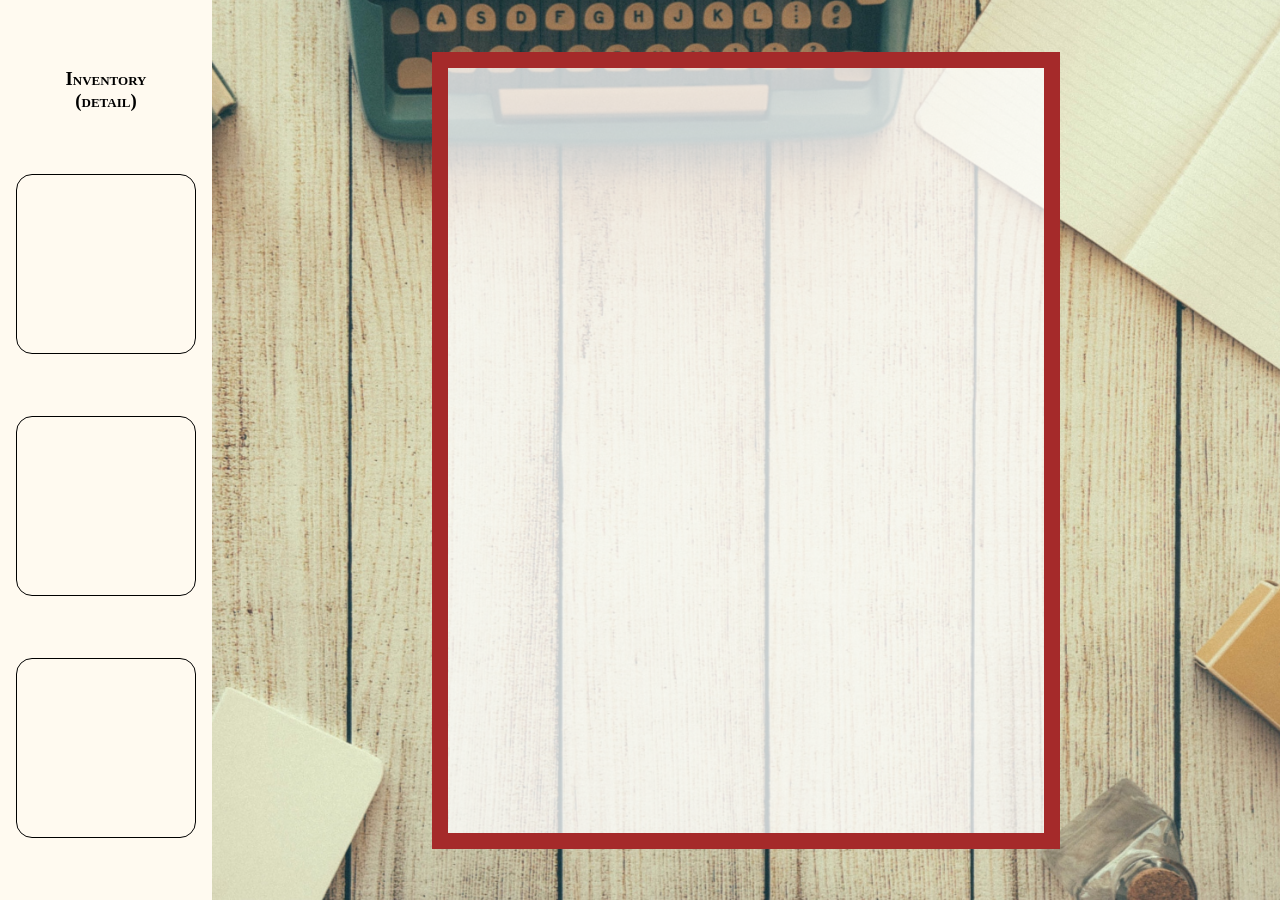
<file: jewelry-store-mystery/2 R-U (Jewelry Store Mystery)/desk.html>
<!DOCTYPE html>
<html>
<head>
<title>Office Desk</title>
<link rel="stylesheet" href="styles/shared.css">
<link rel="stylesheet" href="styles/desk.css">
</head>
<body>

<iframe class="inventory" src="inventory.html#detail"></iframe>

<main>

<div class="frame">

</div>

</main>

</body>
</html>
</file>
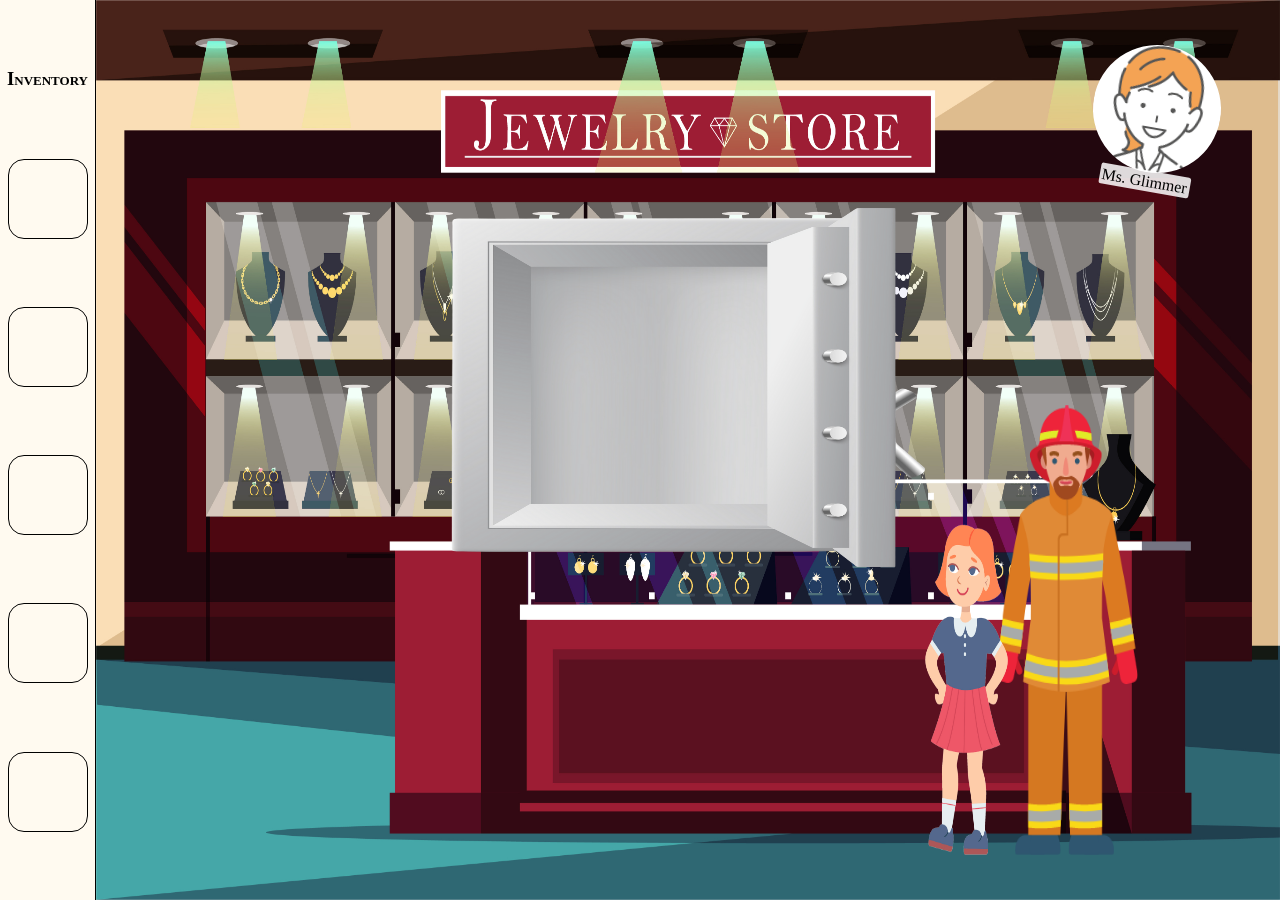
<file: jewelry-store-mystery/2 R-U (Jewelry Store Mystery)/final.html>
<!DOCTYPE html>
<html lang="en">
<head>
<meta charset="utf-8">
<title>Jewelry Store</title>
<link rel="stylesheet" href="styles/shared.css">
<link rel="stylesheet" href="styles/store.css">
<link rel="stylesheet" href="styles/final.css">
</head>
<body>

<iframe class="inventory" src="inventory.html"></iframe>

<main>

<img id="firefighter" src="images/firefighter.png">
<img id="child" src="images/girl.png">

<div class="safe">


</div>

<div id="glimmer"
title="Thank you for
cracking the case!"></div>

</main>

</body>
</html>
</file>
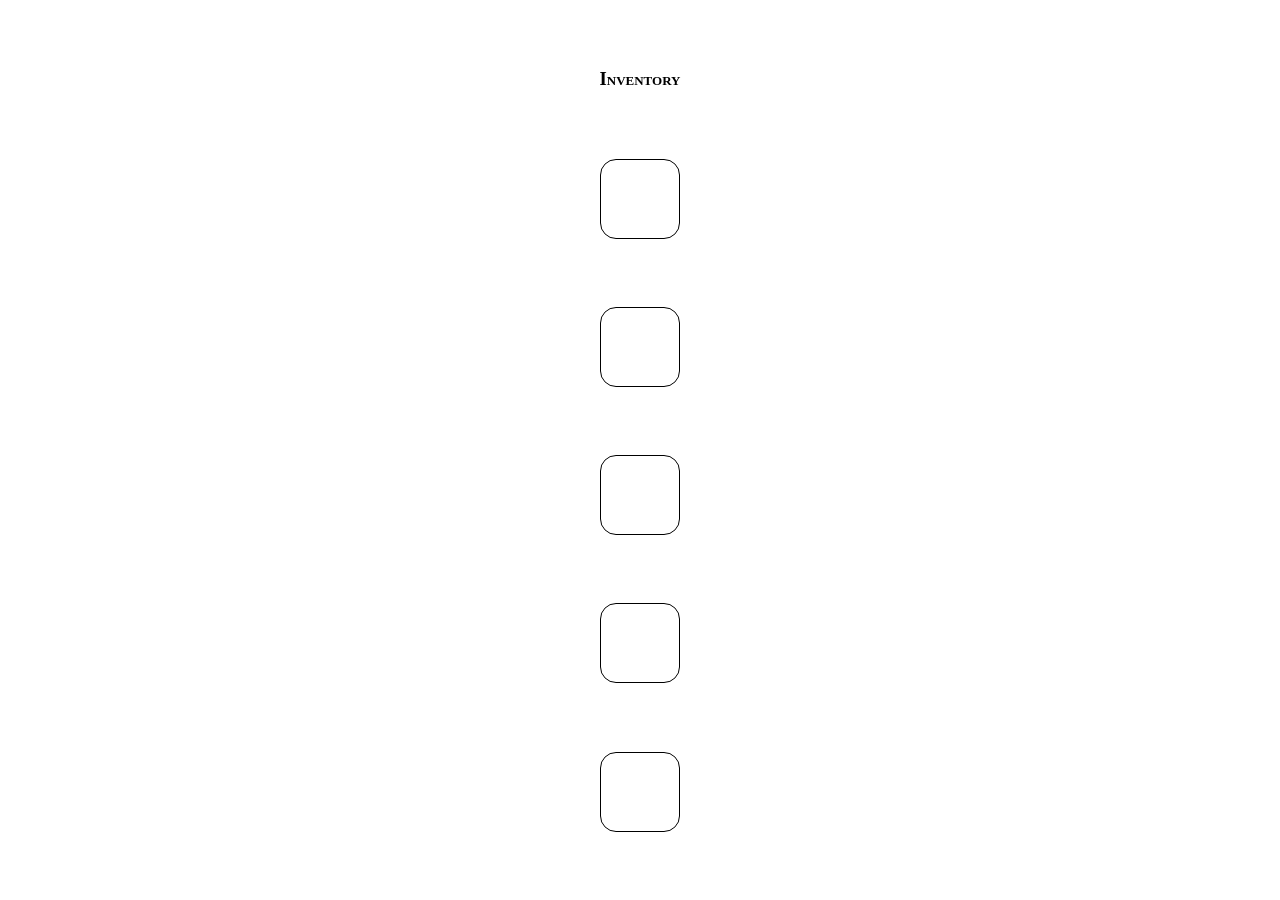
<file: jewelry-store-mystery/2 R-U (Jewelry Store Mystery)/inventory.html>
<!DOCTYPE html>
<html lang="en">
<head>
<meta charset="utf-8">
<title>Inventory</title>
<link rel="stylesheet" href="styles/shared.css">
<link rel="stylesheet" href="styles/inventory.css">
<base target="_parent">
</head>
<body>

<div id="detail">
<div id="items">

<h3 id="title">Inventory</h3>

<ul>
<li>

</li>
<li>

</li>
<li>

</li>
<li>

</li>
<li>

</li>
</ul>

</div>
</div>

</body>
</html>
</file>
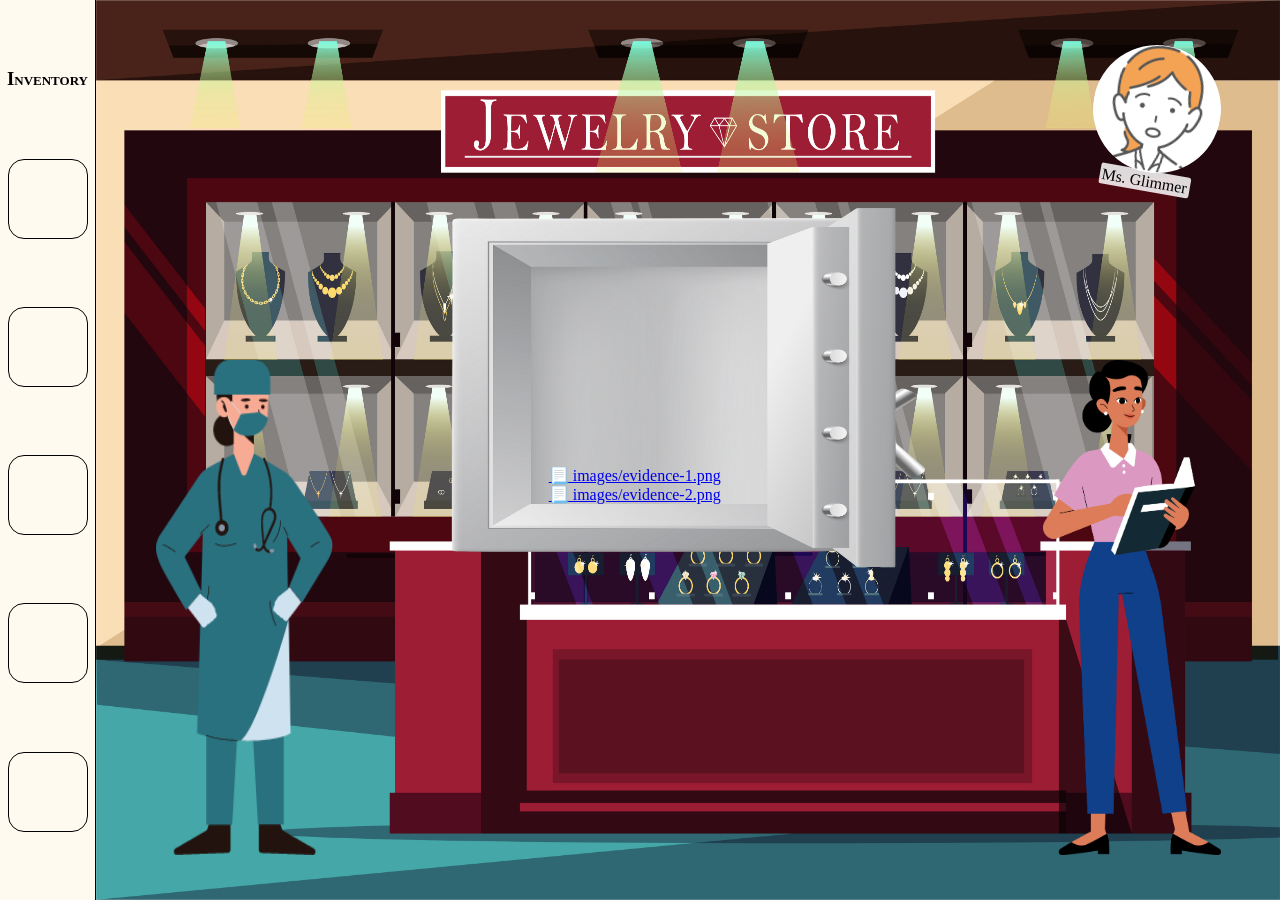
<file: jewelry-store-mystery/2 R-U (Jewelry Store Mystery)/jewelry store.html>
<!DOCTYPE html>
<html lang="en">
<head>
<meta charset="utf-8">
<title>Jewelry Store</title>
<link rel="stylesheet" href="styles/shared.css">
<link rel="stylesheet" href="styles/store.css">
</head>
<body>

<iframe class="inventory" src="inventory.html"></iframe>

<main>

<img id="doctor" src="images/doctor.png"
title="I came to get my ring,
but I'm needed back at the hospital.">

<img id="teacher" src="images/teacher.png"
title="I'm Connie. I teach math,
and I'm missing my lunch period.
I need a snack!">

<div class="safe">

<a href="images/evidence-1.png"></a>
<a href="images/evidence-2.png"></a>

</div>

<div id="glimmer" title="The safe is empty!
Only scraps of paper are left!"></div>

</main>

</body>
</html>
</file>
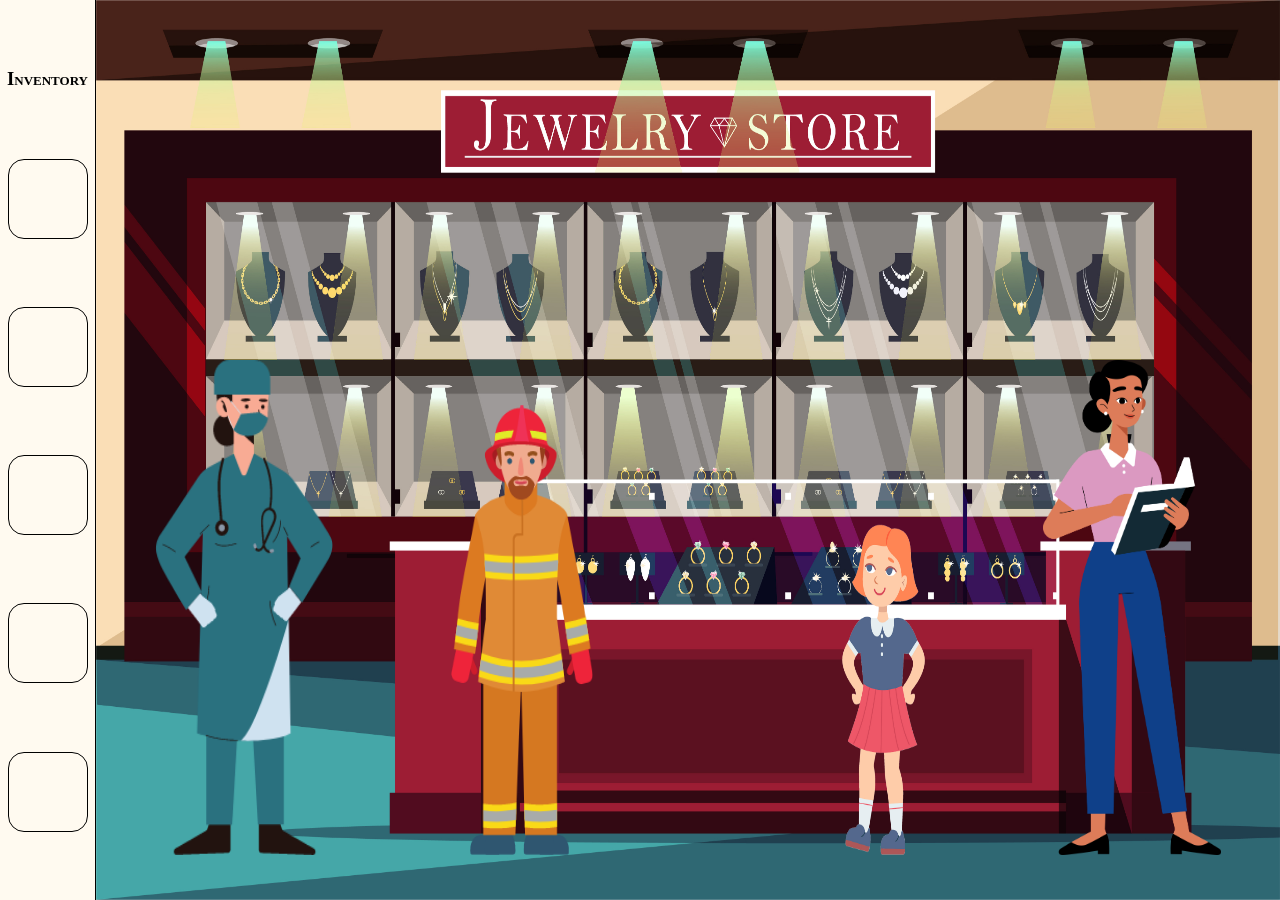
<file: jewelry-store-mystery/2 R-U (Jewelry Store Mystery)/lineup.html>
<!DOCTYPE html>
<html>
<head>
<title>Make Your Pick</title>
<link rel="stylesheet" href="styles/shared.css">
<link rel="stylesheet" href="styles/lineup.css">
</head>
<body>

<iframe class="inventory" src="inventory.html"></iframe>

<main>

<img id="doctor" src="images/doctor.png" class="suspect">
<img id="teacher" src="images/teacher.png">
<img id="firefighter" src="images/firefighter.png">
<img id="child" src="images/girl.png">

</main>

</body>
</html>
</file>
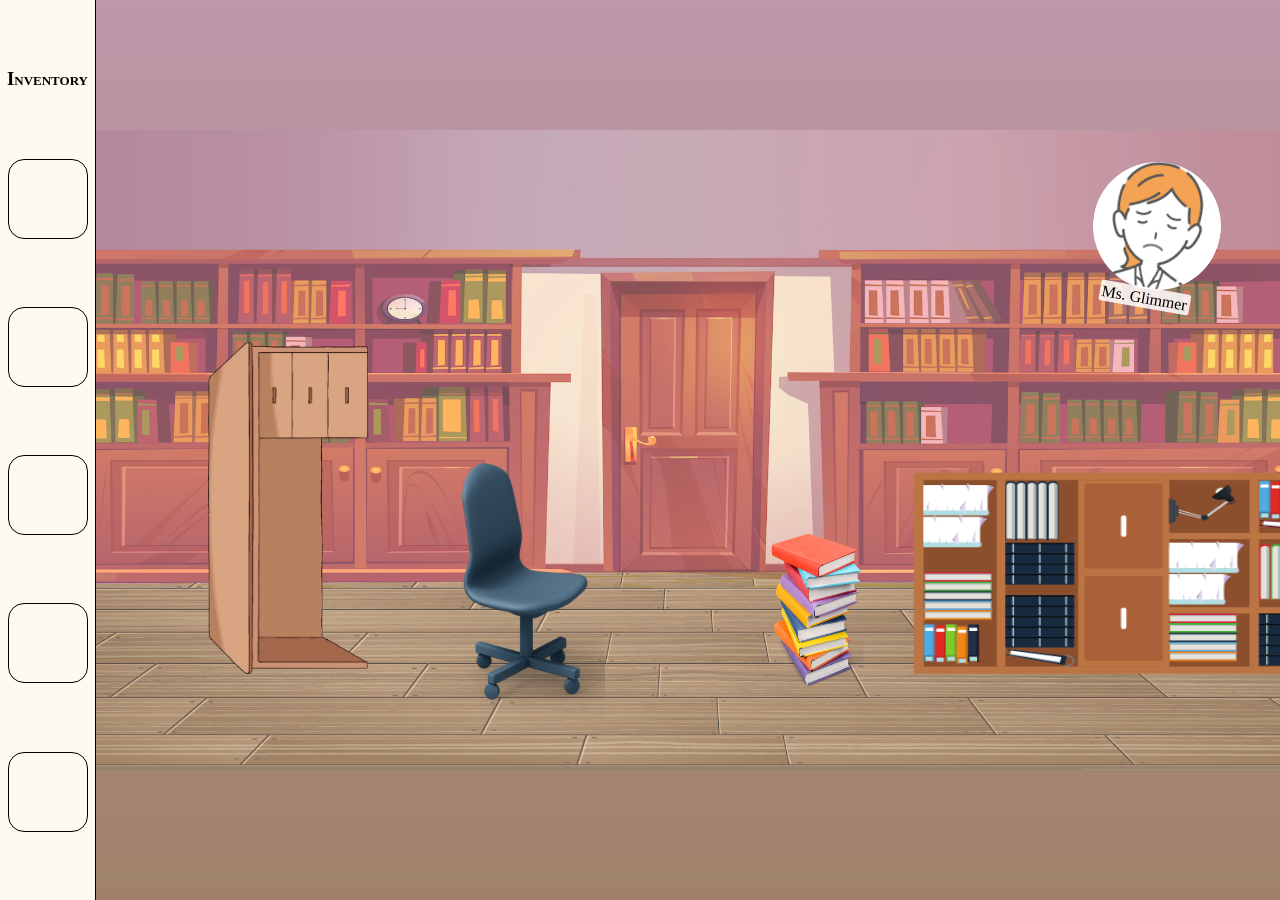
<file: jewelry-store-mystery/2 R-U (Jewelry Store Mystery)/office.html>
<!DOCTYPE html>
<html>
<head>
<title>Office</title>
<link rel="stylesheet" href="styles/shared.css">
<link rel="stylesheet" href="styles/office.css">
</head>
<body style="background-image: linear-gradient(#bd98aa, #9f8269);">

<iframe class="inventory" src="inventory.html"></iframe>

<main>

<embed id="child" src="images/girl.png"
title="I'm Mary. I was shopping with my dad, but I got bored waiting and decided to look for some snacks. Now I can’t find him. Can you help me? He’s a firefighter and his name is Frank.">
<embed hidden id="firefighter" src="images/firefighter.png"
title="Thank you for helping find my daughter!
Mary, don't run off again. Wait, where is the bow you had in your hair earlier?">

<img id="desk" src="images/desk.png">
<img id="office-chair" src="images/office chair.png">
<img id="books" src="images/stack of books.png">
<img id="bookshelf" src="images/bookshelf.png">
<img src="images/evidence-3.png">
<img src="images/evidence-4.png">

<div id="glimmer" title="When I came in this morning,
I found the office like this!"></div>

</main>

</body>
</html>
</file>
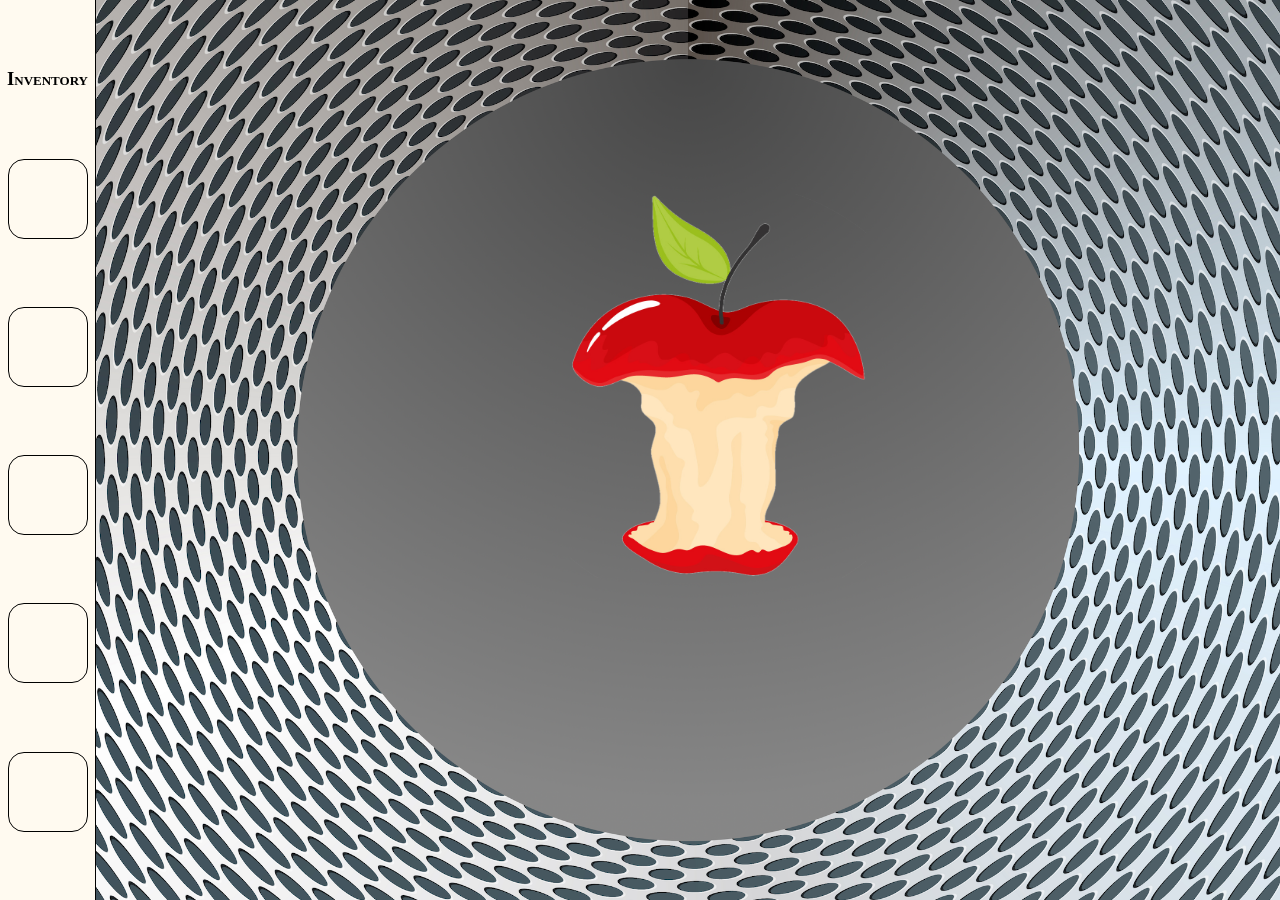
<file: jewelry-store-mystery/2 R-U (Jewelry Store Mystery)/trash.html>
<!DOCTYPE html>
<html>
<head>
<title>Office</title>
<link rel="stylesheet" href="styles/shared.css">
<link rel="stylesheet" href="styles/trash.css">
</head>
<body>

<iframe class="inventory" src="inventory.html"></iframe>

<main>
<img id="apple" src="images/apple.png">
</main>

</body>
</html>
</file>
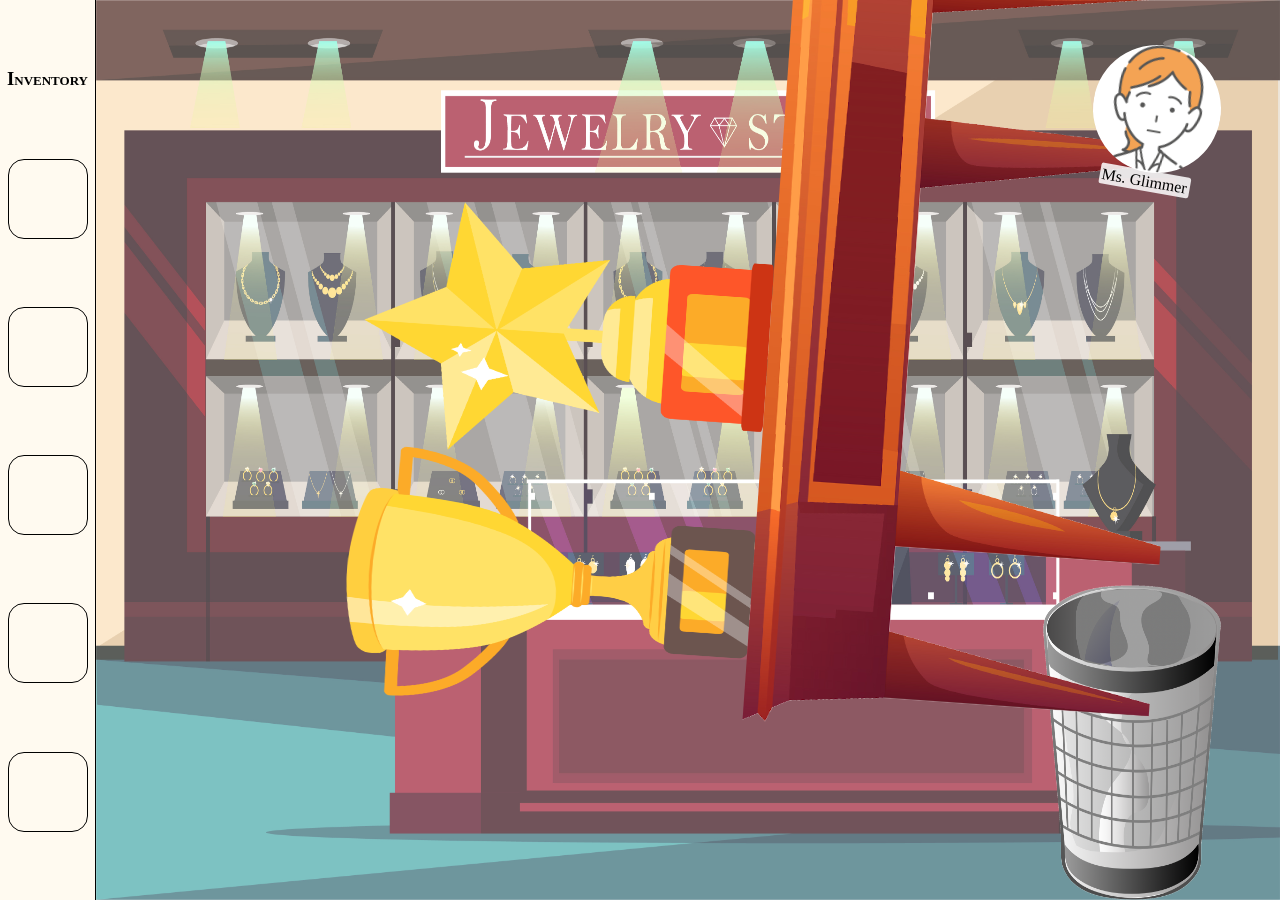
<file: jewelry-store-mystery/2 R-U (Jewelry Store Mystery)/trophies.html>
<!DOCTYPE html>
<html>
<head>
<title>Trophy Room</title>
<link rel="stylesheet" href="styles/shared.css">
<link rel="stylesheet" href="styles/trophies.css">
</head>
<body>

<iframe class="inventory" src="inventory.html"></iframe>

<main>

<a href="trash.html">
<img id="trash" src="images/trash.png">
</a>

<div id="trophy-table">

<div id="table-top">
<img src="images/evidence-5.png">
<div id="trophy-left"></div>
<div id="trophy-right"></div>
</div>

<img id="desk" src="images/table.png">

</div>

<div id="glimmer" title="Our award table
is in disarray!"></div>

</main>

</body>
</html>
</file>
<file: jewelry-store-mystery/2 R-U (Jewelry Store Mystery)/styles/shared.css>
body {
margin: 0;
height: 100vh;
}

.inventory
{
	background-color: floralwhite;
	position: fixed;
	top: 0;
	left: 0;
	width: 6em;
	height: 100%;
	border: none;
	border-right: 1px solid black;
	box-sizing: border-box;
	z-index: 1;
}

main{
    background-size: 100% 100%;
    /*min-height: 100vh;*/
    position: absolute;
    right: 0;
    height: 100%;
    width: calc(100% - 6em);
overflow: hidden;
}

#glimmer {
position: absolute;
top: 5%;
right: 5%;
text-align: center;
background-image: url(../images/glimmer.png);
width: 8em;
height: 8em;
border-radius: 50%;
    background-size: contain;
    background-repeat: no-repeat;
    background-position: center;
    background-color: white;
transform: rotate(10deg);
}

#glimmer:after {
position: relative;
top: 100%;
content: 'Ms. Glimmer';
background-color: rgba(100%, 100%, 100%, 85%);
padding: 0.15em;
border-radius: 0.15em;
}

main {
    --wu: calc(2vh + min(0px, calc(1vw - 0.06em - 2vh))); /* width unit */
    --hu: calc(0.5 * var(--wu)); /* height unit */
	--vm: calc(50vh - var(--hu) * 50); /* vertical margin */
	--hm: calc(50vw - 3em - var(--wu) * 50); /* horizontal margin */
/* old:
min(0px, calc(50vw - 3em - 100vh))
calc(50vw - 3em - 100vh); */ 
}

@media (max-aspect-ratio: 2/1) {
main {
    --wu: calc(1vw - 0.06em);
    --hu: 0.5vw;
	--vm: calc(50vh - 25vw); /* vertical margin */
	--hm: 0; /* horizontal margin */
}
}
</file>
<file: jewelry-store-mystery/2 R-U (Jewelry Store Mystery)/styles/desk.css>
main {
	background-image: url('../images/desktop.jpg');
	background-size: cover;
	background-position: center bottom;
    background-attachment: fixed;
display: flex;
justify-content: space-evenly;
width: calc(100% - 20vh - 2em);
align-items: center;
}

.frame {
	width: 66.17vh;
	height: 85vh;
	border: 1em solid brown;
    background-color: rgba(100%, 100%, 100%, 75%);
	position: relative;
	flex-shrink: 0;
}

.frame > img[src="images/evidence-2.png"] {
	width: 88.44%;
}

.frame > img[src="images/evidence-4.png"] {
	width: 53.26%;
}

.frame > img[src="images/evidence-1.png"] {
	width: 100%;
}

.frame img:hover {
    filter: drop-shadow(0 0 5px white) drop-shadow(0 0 5px white) drop-shadow(0 0 5px white);
z-index: 1;
}

.inventory
{
	background-color: floralwhite;
	border: none;
	position: fixed;
	top: 0;
	left: 0;
	width: calc(20vh + 2em);
	height: 100%;
}
</file>
<file: jewelry-store-mystery/2 R-U (Jewelry Store Mystery)/styles/store.css>
main{
	background-image: url("../images/jewelry store.jpeg");
}

#doctor{
	position: absolute;
	bottom: 5%;
	left: 5%;
	width: 15%;
	height: 55%;
}

#teacher{
	position: absolute;
	bottom: 5%;
	right: 5%;
	width: 15%;
	height: 55%;
}

#firefighter{
position: absolute;
bottom: 5%;
right: 12%;
width: 12%;
height: 50%;
}

#child{
position: absolute;
bottom: 5%;
right: 23%;
width: 7%;
height: 37%;
}

a::before {
content: '📃';
}

a::after {
content: " " attr(href);
}

.scraps {
	width: 150px;
    position: absolute;
    top: 15%;
    left: 15%;
    border: 5px solid red;
    padding: 1em;
    background-color: rgba(100%, 100%, 100%, 75%);
    border-radius: 1em;
}

.safe {
	display: flex;
	position: absolute;
	flex-direction: column;
	bottom: 37%;
	left: 30%;
	width: 40%;
	height: 40%;
	background-image: url("../images/open safe.png");
	background-size: 100% 100%;
	padding: 4% 14% 7vh 5%;
	box-sizing: border-box;
	justify-content: flex-end;
	align-items: center;
}

.ransom{
	position: relative;
	top: 20%;
	left: 20%;
	width: 50%;
	height: 100%;
	border: 0;
}

.safe img {
max-height: 100%;
}
</file>
<file: jewelry-store-mystery/2 R-U (Jewelry Store Mystery)/styles/final.css>
#glimmer {
background-image: url(../images/glimmer-happy.png);
}
</file>
<file: jewelry-store-mystery/2 R-U (Jewelry Store Mystery)/styles/inventory.css>
/* inventory */

#title {
font-weight: bold;
margin: 0;
margin-top: calc((100vh - 1.17em - 25em) / 6); /* 1.17em == h3 font-size in chrome */
font-variant: small-caps
}

#detail:target li:nth-child(n+4):nth-child(-n+5) {
display: none;
}

#detail:target li:nth-child(n):nth-child(-n+3) {
width: 20vh;
height: 20vh;
}
 /* hover effect */
#detail:target img:hover {
    filter: drop-shadow(0 0 5px white) drop-shadow(0 0 5px white) drop-shadow(0 0 5px white);
z-index: 1;
}

 /* subtitle */
#detail:target h3:after {
content: '(detail)';
display: block;
text-align: center;
}

a::before {
content: '📃';
}

#items{
	display: flex;
	flex-direction: column;
	align-items: center;
	justify-content: center;
	height: 100vh;
}

#items img{
	max-width: 100%;
	max-height: 100%;
}

#items ul {
display: flex;
    justify-content: space-evenly;
    height: 100%;
padding: 0;
margin: 0;
flex-direction: column;
}

#items li {
border: 1px solid black;
border-radius: 1em;
width: 5em;
height: 5em;

    display: flex;
    justify-content: center;
    align-items: center;

position: relative;
overflow: hidden;

flex-shrink: 0;

box-sizing: border-box;
}

#items a {
font-size: 250%;
}

#items a::after {
content: "";
}

.frame {
	width: calc(77.85% - (77.85 / 50) * 0.25em + 2 * 0.25em);
	height: 100%;
	margin: auto;
	position: relative;
	border: 0.25em solid brown;
	box-sizing: border-box;
}

.frame > img[src="images/evidence-2.png"] {
	width: 88.44%;
}

.frame > img[src="images/evidence-4.png"] {
	width: 53.26%;
}

.frame > img[src="images/evidence-1.png"] {
	width: 100%;
}
</file>
<file: jewelry-store-mystery/2 R-U (Jewelry Store Mystery)/styles/lineup.css>
.suspect {
transition: 1s all;
transform-origin: bottom center;
}

.suspect:active {
filter: hue-rotate(180deg);
}

#doctor{
position: absolute;
bottom: 5%;
left: 5%;
width: 15%;
height: 55%;
}

#teacher{
position: absolute;
bottom: 5%;
right: 5%;
width: 15%;
height: 55%;
}

#firefighter{
position: absolute;
bottom: 5%;
left: 30%;
width: 12%;
height: 50%;
}

#child{
position: absolute;
bottom: 5%;
right: 30%;
width: 7%;
height: 37%;
}

main{
background-image:  url('../images/final-back.png'), url('../images/jewelry store.jpeg');
}
</file>
<file: jewelry-store-mystery/2 R-U (Jewelry Store Mystery)/styles/office.css>
#desk {
position: absolute;
bottom: 15%;
left: 23%;
width: 28%;
height: 25%;
transform-origin: bottom left;
transform: rotate(-90deg);
}

#bookshelf {
z-index: 1;
position: absolute;
bottom: 15%;
left: 52%;
width: 17%;
height: 70%;
transform-origin: bottom right;
transform: rotate(90deg);
}

#office-chair {
position: absolute;
bottom: 8%;
left: 30%;
width: 13%;
height: 40%;
}

#books {
z-index: 1;
position: absolute;
bottom: 13%;
right: 35%;
width: 8%;
height: 24%;
}

#child {
position: absolute;
bottom: 18%;
    left: calc(23% - var(--hu) * 22);
    width: calc(var(--hu) * 14);
    height: calc(var(--wu) * 18);
}

#firefighter {
position: absolute;
bottom: 24%;
left: 30%;
width: 12%;
height: 50%;
}

img[src="images/evidence-3.png"] {
position: absolute;
bottom: 20%;
right: 37%;
width: 5%;
height: 10%;
}

img[src="images/evidence-4.png"] {
position: absolute;
bottom: 17%;
right: 17%;
width: 4%;
height: 10%;
}

iframe {
border: none;
}

main {
background-image: url('../images/office.png');
    /*max-width: 200vh;
    max-height: 50vw;*/
	width: calc(var(--wu) * 100);
	height: calc(var(--hu) * 100);
	margin: var(--vm) var(--hm);
}

main::before {
content: '';
position: absolute;
width: 100%;
height: 100%;
background-color: white;
opacity: 0.3;
}

[hidden] {
display: none;
}

#glimmer {
background-image: url(../images/glimmer-sad.png);
}
</file>
<file: jewelry-store-mystery/2 R-U (Jewelry Store Mystery)/styles/trash.css>
#apple {
position: absolute;
bottom: calc(50vh - 10vw);
left: 40%;
width: 25%;
height: 30vw;
}


main {
background-image: url('../images/in-trash.png');
background-size: cover;
background-position: center;
margin: 0;
height: 100vh;
overflow: hidden;
}
</file>
<file: jewelry-store-mystery/2 R-U (Jewelry Store Mystery)/styles/trophies.css>
#trophy-table {
position: absolute;
top: 10%;
left: 5%;
width: 70%;
height: 90%;
transform-origin: 50% 25%;
transform: rotate(-86deg);
}

#table-top {
position: absolute;
top: 0;
left: 0;
width: 100%;
height: 50%;
display: flex;
justify-content: left;
}

main{
background-image: url('../images/jewelry store.jpeg');
}

main::before {
content: '';
position: absolute;
width: 100%;
height: 100%;
background-color: white;
opacity: 0.3;
}

#desk{
position: absolute;
bottom: 0;
left: 0;
width: 100%;
height: 50%;
}

#trash{
position: absolute;
bottom: 0%;
right: 5%;
width: 15%;
height: 35%;
}

#trophy-left {
width: 30%;
height: 100%;
background-image: url(../images/trophy1.png);
background-size: 100% 100%;
position: relative;
}

#trophy-right {
width: 30%;
height: 100%;
background-image: url(../images/trophy2.png);
background-size: 100% 100%;
position: relative;
}

img[src="images/evidence-5.png"]{
position: absolute;
    width: 8%;
    height: 20%;
    bottom: 0;
    left: 42%;
}


#glimmer {
background-image: url(../images/glimmer-flat.png);
}
</file>
